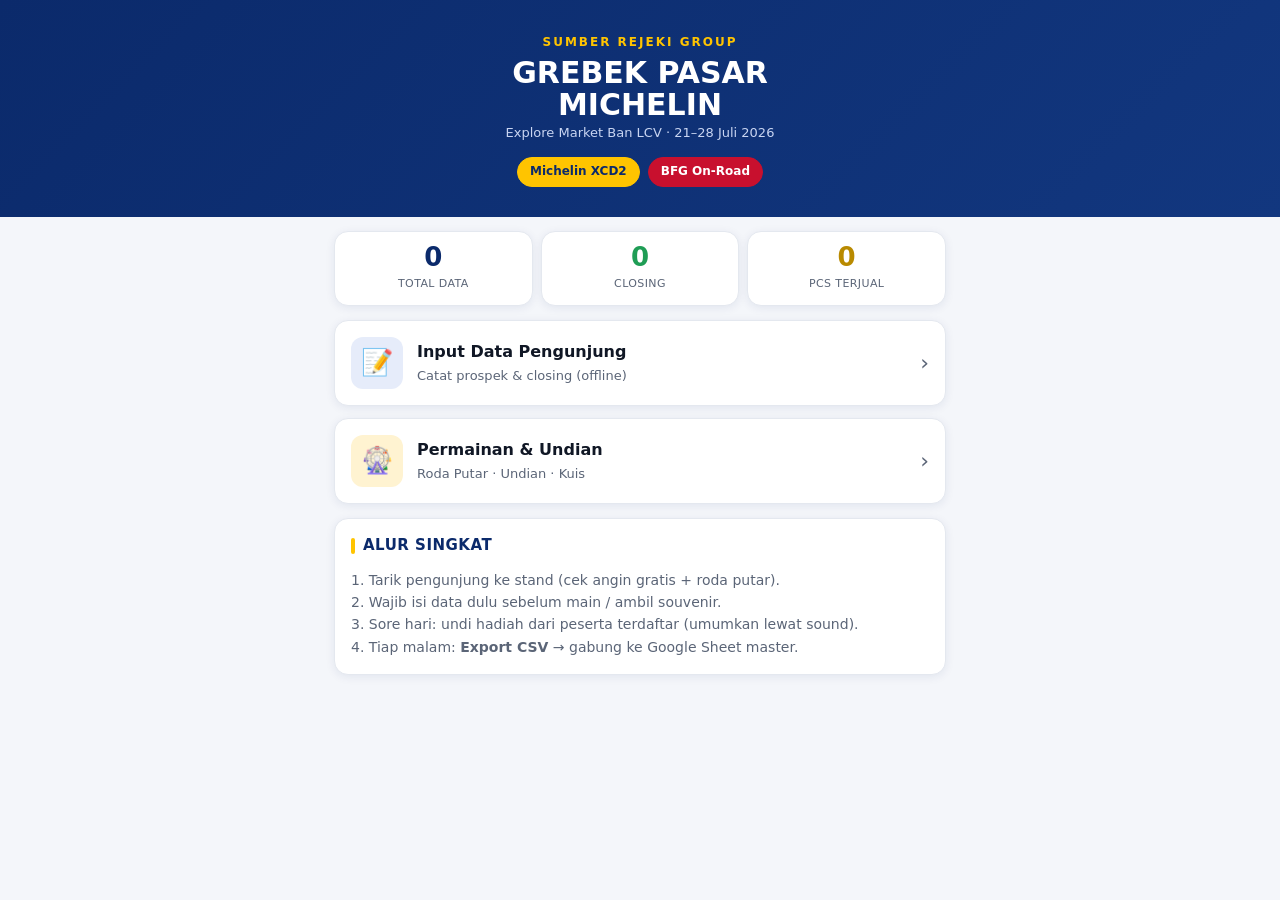
<file: index.html>
<!DOCTYPE html>
<html lang="id">
<head>
<meta charset="UTF-8">
<meta name="viewport" content="width=device-width, initial-scale=1.0, maximum-scale=1.0, user-scalable=no">
<title>Grebek Pasar Michelin — Menu</title>
<link rel="stylesheet" href="assets/style.css">
<style>
  .hero{background:linear-gradient(135deg,var(--blue),var(--blue-2));color:#fff;
    text-align:center;padding:34px 18px 30px}
  .hero .kicker{color:var(--gold);font-weight:800;letter-spacing:2px;font-size:12px;text-transform:uppercase}
  .hero h1{margin:6px 0 4px;font-size:30px;font-weight:800;line-height:1.05}
  .hero p{margin:0;color:#c9d5f2;font-size:13px}
  .hero .prods{display:flex;justify-content:center;gap:8px;margin-top:14px}
  .hero .pill{background:rgba(255,255,255,.12);border:1px solid rgba(255,255,255,.25);
    padding:5px 12px;border-radius:20px;font-size:12px;font-weight:700}
  .hero .pill.gold{background:var(--gold);color:var(--blue);border-color:var(--gold)}
  .hero .pill.red{background:var(--red);color:#fff;border-color:var(--red)}
  .menu{display:grid;gap:12px}
  .tile{display:flex;align-items:center;gap:14px;background:var(--card);border:1px solid var(--line);
    border-radius:var(--radius);padding:16px;box-shadow:var(--shadow);cursor:pointer;transition:.12s}
  .tile:active{transform:scale(.99)}
  .tile .ic{width:52px;height:52px;border-radius:12px;display:flex;align-items:center;justify-content:center;
    font-size:26px;flex-shrink:0}
  .tile .ic.blue{background:#e6ecfa}
  .tile .ic.gold{background:#fff3d1}
  .tile .tx b{display:block;font-size:16px;color:var(--ink)}
  .tile .tx span{font-size:13px;color:var(--muted)}
  .tile .arw{margin-left:auto;color:var(--muted);font-size:22px}
</style>
</head>
<body>
<div class="hero">
  <div class="kicker">Sumber Rejeki Group</div>
  <h1>GREBEK PASAR<br>MICHELIN</h1>
  <p>Explore Market Ban LCV · 21–28 Juli 2026</p>
  <div class="prods">
    <span class="pill gold">Michelin XCD2</span>
    <span class="pill red">BFG On-Road</span>
  </div>
</div>

<div class="wrap">
  <div class="tally">
    <div class="stat"><b id="tTotal">0</b><span>Total Data</span></div>
    <div class="stat green"><b id="tClose">0</b><span>Closing</span></div>
    <div class="stat gold"><b id="tPcs">0</b><span>Pcs Terjual</span></div>
  </div>

  <div class="menu">
    <a class="tile" href="data.html">
      <div class="ic blue">📝</div>
      <div class="tx"><b>Input Data Pengunjung</b><span>Catat prospek & closing (offline)</span></div>
      <div class="arw">›</div>
    </a>
    <a class="tile" href="games.html">
      <div class="ic gold">🎡</div>
      <div class="tx"><b>Permainan & Undian</b><span>Roda Putar · Undian · Kuis</span></div>
      <div class="arw">›</div>
    </a>
  </div>

  <div class="card" style="margin-top:14px">
    <h2>Alur Singkat</h2>
    <p style="margin:0;font-size:14px;color:var(--muted);line-height:1.6">
      1. Tarik pengunjung ke stand (cek angin gratis + roda putar).<br>
      2. Wajib isi data dulu sebelum main / ambil souvenir.<br>
      3. Sore hari: undi hadiah dari peserta terdaftar (umumkan lewat sound).<br>
      4. Tiap malam: <b>Export CSV</b> → gabung ke Google Sheet master.
    </p>
  </div>
</div>

<script>
(function(){
  var data=[];
  try{var v=localStorage.getItem("grebek_pasar_2026");if(v)data=JSON.parse(v);}catch(e){}
  var close=0,pcs=0;
  data.forEach(function(d){if(d.status==="Closing"){close++;pcs+=(d.pcs||0);}});
  document.getElementById("tTotal").textContent=data.length;
  document.getElementById("tClose").textContent=close;
  document.getElementById("tPcs").textContent=pcs;
})();
</script>
</body>
</html>
</file>
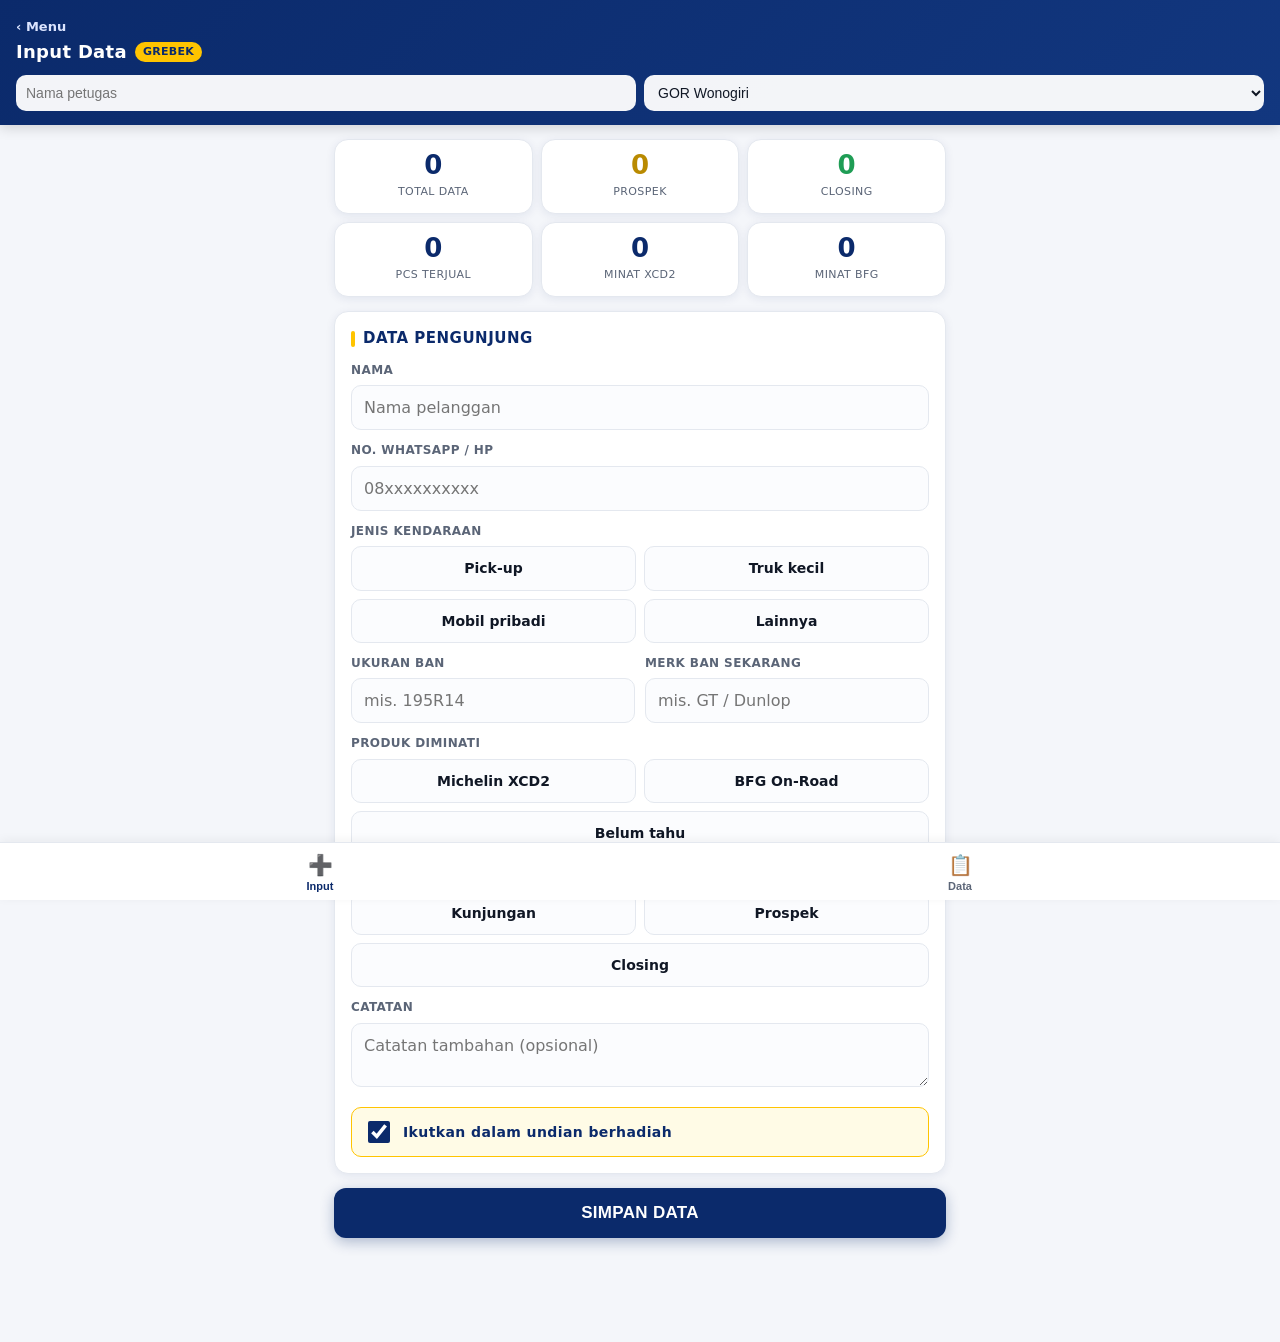
<file: data.html>
<!DOCTYPE html>
<html lang="id">
<head>
<meta charset="UTF-8">
<meta name="viewport" content="width=device-width, initial-scale=1.0, maximum-scale=1.0, user-scalable=no">
<title>Input Data — Grebek Pasar</title>
<link rel="stylesheet" href="assets/style.css">
</head>
<body class="pad-bottom">
<header class="app-header">
  <a class="back" href="index.html">‹ Menu</a>
  <div class="brand">Input Data <span class="tag">Grebek</span></div>
  <div class="setup">
    <input id="petugas" placeholder="Nama petugas" autocomplete="off">
    <select id="lokasi">
      <option value="GOR Wonogiri">GOR Wonogiri</option>
      <option value="Lokasi Lain">Lokasi Lain</option>
    </select>
  </div>
</header>

<div class="wrap">
  <div class="tally">
    <div class="stat"><b id="tTotal">0</b><span>Total Data</span></div>
    <div class="stat gold"><b id="tPros">0</b><span>Prospek</span></div>
    <div class="stat green"><b id="tClose">0</b><span>Closing</span></div>
    <div class="stat"><b id="tPcs">0</b><span>Pcs Terjual</span></div>
    <div class="stat"><b id="tXcd">0</b><span>Minat XCD2</span></div>
    <div class="stat"><b id="tBfg">0</b><span>Minat BFG</span></div>
  </div>

  <!-- INPUT -->
  <div id="pgInput">
    <div class="card">
      <h2>Data Pengunjung</h2>
      <label class="first">Nama</label>
      <input type="text" id="nama" placeholder="Nama pelanggan" autocomplete="off">

      <label>No. WhatsApp / HP</label>
      <input type="tel" id="wa" placeholder="08xxxxxxxxxx" inputmode="numeric">

      <label>Jenis Kendaraan</label>
      <div class="chips" data-group="kendaraan">
        <div class="chip" data-val="Pick-up">Pick-up</div>
        <div class="chip" data-val="Truk kecil">Truk kecil</div>
        <div class="chip" data-val="Mobil pribadi">Mobil pribadi</div>
        <div class="chip" data-val="Lainnya">Lainnya</div>
      </div>

      <div class="row">
        <div>
          <label>Ukuran Ban</label>
          <input type="text" id="ukuran" placeholder="mis. 195R14" autocomplete="off">
        </div>
        <div>
          <label>Merk Ban Sekarang</label>
          <input type="text" id="merk" placeholder="mis. GT / Dunlop" autocomplete="off">
        </div>
      </div>

      <label>Produk Diminati</label>
      <div class="chips" data-group="produk">
        <div class="chip" data-val="XCD2" data-color="gold">Michelin XCD2</div>
        <div class="chip" data-val="BFG On-Road" data-color="red">BFG On-Road</div>
        <div class="chip" data-val="Belum tahu" data-color="grey">Belum tahu</div>
      </div>

      <label>Status</label>
      <div class="chips" data-group="status">
        <div class="chip" data-val="Kunjungan" data-color="grey">Kunjungan</div>
        <div class="chip" data-val="Prospek" data-color="gold">Prospek</div>
        <div class="chip" data-val="Closing" data-color="green">Closing</div>
      </div>

      <div id="pcsWrap" class="hidden">
        <label>Jumlah Pcs Terjual</label>
        <input type="number" id="pcs" placeholder="0" inputmode="numeric" min="0">
      </div>

      <label>Catatan</label>
      <textarea id="catatan" placeholder="Catatan tambahan (opsional)"></textarea>

      <div class="undian-row">
        <input type="checkbox" id="undian" checked>
        <label for="undian">Ikutkan dalam undian berhadiah</label>
      </div>
    </div>
    <button class="btn btn-blue" id="saveBtn">SIMPAN DATA</button>
  </div>

  <!-- LIST -->
  <div id="pgList" class="hidden">
    <div class="warn" id="storeWarn"></div>
    <div class="card">
      <h2>Daftar Data (<span id="listCount">0</span>)</h2>
      <div id="syncStat"></div>
      <div id="listBody"></div>
    </div>
    <div class="btn-row">
      <button class="btn btn-blue btn-sm" id="syncBtn">☁ Sinkron ke Sheet</button>
      <button class="btn btn-ghost btn-sm" id="exportBtn">⬇ Export CSV</button>
    </div>
    <div class="btn-row">
      <button class="btn btn-ghost btn-sm" id="demoBtn">🧪 Isi Contoh</button>
      <button class="btn btn-ghost btn-sm" id="clearBtn">🗑 Reset</button>
    </div>
    <details style="margin-top:12px">
      <summary style="cursor:pointer;font-size:13px;font-weight:700;color:var(--muted)">⚙ Setelan Google Sheet (isi sekali)</summary>
      <label>URL Web App Apps Script</label>
      <input type="text" id="sheetUrl" placeholder="https://script.google.com/macros/s/AKfycbwOLpR_riHBFgfQJylSL55OEmi_fcDSnnNLr4DLZHsapY1j63pX4HdFMdmQYYRzp11x0Q/exec" value ="https://script.google.com/macros/s/AKfycbwOLpR_riHBFgfQJylSL55OEmi_fcDSnnNLr4DLZHsapY1j63pX4HdFMdmQYYRzp11x0Q/exec"  autocomplete="off">
      <button class="btn btn-ghost btn-sm" id="saveUrl" style="margin-top:8px">Simpan URL</button>
      <p style="font-size:12px;color:var(--muted);margin:8px 0 0;line-height:1.5">Cara buat URL ada di file <b>apps-script.gs</b> & README. Kosongkan jika hanya pakai CSV.</p>
    </details>
  </div>
</div>

<div class="nav">
  <button class="on" data-pg="pgInput"><span class="ic">➕</span>Input</button>
  <button data-pg="pgList"><span class="ic">📋</span>Data</button>
</div>

<style>
  .entry{display:flex;justify-content:space-between;align-items:flex-start;gap:10px;padding:11px 0;border-bottom:1px solid var(--line)}
  .entry:last-child{border-bottom:none}
  .entry .info{flex:1;min-width:0}
  .entry .nm{font-weight:700;font-size:15px}
  .entry .meta{font-size:12px;color:var(--muted);margin-top:2px}
  .badge{display:inline-block;font-size:10px;font-weight:800;padding:2px 7px;border-radius:20px;text-transform:uppercase;letter-spacing:.3px;margin-right:4px}
  .b-close{background:#e3f6ec;color:var(--green)}
  .b-pros{background:#fff3d1;color:#b98a00}
  .b-kunj{background:#eef1f6;color:var(--muted)}
  .b-xcd{background:#e6ecfa;color:var(--blue)}
  .b-bfg{background:#fbe3e7;color:var(--red)}
  .b-nosync{background:#ffe8cc;color:#b35900}
  .b-sync{background:#e3f6ec;color:var(--green)}
  .sync-info{font-size:12px;background:#eef1f6;border-radius:8px;padding:8px 10px;margin-bottom:10px;color:var(--muted)}
  .del{background:none;border:none;color:#c8102e;font-size:20px;cursor:pointer;padding:4px 8px}
  .empty{text-align:center;color:var(--muted);padding:24px 0;font-size:14px}
</style>

<div class="toast" id="toast">Tersimpan ✓</div>

<script>
(function(){
  var KEY="grebek_pasar_2026",WON="grebek_pasar_won";
  var storeOK=true,mem=[];
  function load(){try{var v=localStorage.getItem(KEY);return v?JSON.parse(v):[];}catch(e){storeOK=false;return mem;}}
  function save(v){try{localStorage.setItem(KEY,JSON.stringify(v));}catch(e){storeOK=false;mem=v;}}
  var data=load();if(!storeOK)mem=data;

  try{document.getElementById("petugas").value=localStorage.getItem("gp_petugas")||"";
    var lk=localStorage.getItem("gp_lokasi");if(lk)document.getElementById("lokasi").value=lk;}catch(e){}
  document.getElementById("petugas").addEventListener("input",function(){try{localStorage.setItem("gp_petugas",this.value);}catch(e){}});
  document.getElementById("lokasi").addEventListener("change",function(){try{localStorage.setItem("gp_lokasi",this.value);}catch(e){}});

  var sel={kendaraan:"",produk:"",status:""};
  document.querySelectorAll(".chips").forEach(function(group){
    var g=group.getAttribute("data-group");
    group.querySelectorAll(".chip").forEach(function(chip){
      chip.addEventListener("click",function(){
        var was=chip.classList.contains("on");
        group.querySelectorAll(".chip").forEach(function(c){c.classList.remove("on","gold","red","green","grey");});
        if(!was){chip.classList.add("on");var col=chip.getAttribute("data-color");if(col)chip.classList.add(col);sel[g]=chip.getAttribute("data-val");}
        else sel[g]="";
        if(g==="status")document.getElementById("pcsWrap").classList.toggle("hidden",sel.status!=="Closing");
      });
    });
  });

  document.querySelectorAll(".nav button").forEach(function(b){
    b.addEventListener("click",function(){
      document.querySelectorAll(".nav button").forEach(function(x){x.classList.remove("on");});
      b.classList.add("on");
      ["pgInput","pgList"].forEach(function(p){document.getElementById(p).classList.add("hidden");});
      document.getElementById(b.getAttribute("data-pg")).classList.remove("hidden");
      if(b.getAttribute("data-pg")==="pgList")renderList();
    });
  });

  var toastEl=document.getElementById("toast"),tTimer;
  function toast(m,c){toastEl.textContent=m;toastEl.style.background=c||"var(--green)";toastEl.classList.add("show");clearTimeout(tTimer);tTimer=setTimeout(function(){toastEl.classList.remove("show");},1800);}

  document.getElementById("saveBtn").addEventListener("click",function(){
    var nama=document.getElementById("nama").value.trim();
    if(!nama){toast("Nama wajib diisi","#c8102e");return;}
    data.push({id:Date.now(),
      tgl:new Date().toLocaleString("id-ID",{day:"2-digit",month:"2-digit",year:"numeric",hour:"2-digit",minute:"2-digit"}),
      petugas:document.getElementById("petugas").value.trim(),lokasi:document.getElementById("lokasi").value,
      nama:nama,wa:document.getElementById("wa").value.trim(),kendaraan:sel.kendaraan,
      ukuran:document.getElementById("ukuran").value.trim(),merk:document.getElementById("merk").value.trim(),
      produk:sel.produk,status:sel.status||"Kunjungan",
      pcs:sel.status==="Closing"?(parseInt(document.getElementById("pcs").value)||0):0,
      catatan:document.getElementById("catatan").value.trim(),undian:document.getElementById("undian").checked,synced:false});
    save(data);updateTally();resetForm();toast("Data tersimpan ✓");
    var last=data[data.length-1];
    pushRows([last]).then(function(r){if(r.ok){last.synced=true;save(data);}});
  });

  function resetForm(){
    ["nama","wa","ukuran","merk","pcs","catatan"].forEach(function(id){document.getElementById(id).value="";});
    document.getElementById("undian").checked=true;
    document.getElementById("pcsWrap").classList.add("hidden");
    document.querySelectorAll(".chip").forEach(function(c){c.classList.remove("on","gold","red","green","grey");});
    sel={kendaraan:"",produk:"",status:""};document.getElementById("nama").focus();
  }

  function updateTally(){
    var pros=0,close=0,pcs=0,xcd=0,bfg=0;
    data.forEach(function(d){if(d.status==="Prospek")pros++;if(d.status==="Closing"){close++;pcs+=d.pcs;}if(d.produk==="XCD2")xcd++;if(d.produk==="BFG On-Road")bfg++;});
    document.getElementById("tTotal").textContent=data.length;
    document.getElementById("tPros").textContent=pros;
    document.getElementById("tClose").textContent=close;
    document.getElementById("tPcs").textContent=pcs;
    document.getElementById("tXcd").textContent=xcd;
    document.getElementById("tBfg").textContent=bfg;
  }

  function esc(s){return(s||"").replace(/[<>&"]/g,function(c){return{"<":"&lt;",">":"&gt;","&":"&amp;",'"':"&quot;"}[c];});}
  function renderList(){
    var w=document.getElementById("storeWarn");
    if(!storeOK){w.style.display="block";w.innerHTML="⚠ Penyimpanan permanen tidak aktif. <b>Buka lewat GitHub Pages atau download & buka langsung di browser</b> agar data aman.";}
    else w.style.display="none";
    document.getElementById("listCount").textContent=data.length;
    renderSyncStat();
    var body=document.getElementById("listBody");
    if(!data.length){body.innerHTML='<div class="empty">Belum ada data. Klik "Isi Contoh" untuk melihat tampilan.</div>';return;}
    body.innerHTML="";
    data.slice().reverse().forEach(function(d){
      var stB=d.status==="Closing"?"b-close":d.status==="Prospek"?"b-pros":"b-kunj";
      var prB=d.produk==="XCD2"?"b-xcd":d.produk==="BFG On-Road"?"b-bfg":"";
      var el=document.createElement("div");el.className="entry";
      el.innerHTML='<div class="info"><div class="nm">'+esc(d.nama)+(d.wa?' <span style="font-weight:400;color:var(--muted);font-size:13px">· '+esc(d.wa)+'</span>':'')+'</div>'+
        '<div style="margin:4px 0"><span class="badge '+stB+'">'+d.status+'</span>'+(d.produk?'<span class="badge '+prB+'">'+d.produk+'</span>':'')+(d.pcs?'<span class="badge b-close">'+d.pcs+' pcs</span>':'')+(d.synced?'<span class="badge b-sync">✓ sheet</span>':'<span class="badge b-nosync">belum sync</span>')+'</div>'+
        '<div class="meta">'+[d.kendaraan,d.ukuran,d.merk].filter(Boolean).join(" · ")+' — '+esc(d.petugas||"?")+' · '+d.tgl+'</div></div>'+
        '<button class="del" data-id="'+d.id+'">✕</button>';
      body.appendChild(el);
    });
    body.querySelectorAll(".del").forEach(function(b){
      b.addEventListener("click",function(){
        if(!confirm("Hapus data ini?"))return;
        var id=parseInt(b.getAttribute("data-id"));
        data=data.filter(function(x){return x.id!==id;});save(data);updateTally();renderList();
      });
    });
  }

  document.getElementById("exportBtn").addEventListener("click",function(){
    if(!data.length){toast("Belum ada data","#c8102e");return;}
    var head=["Tanggal","Petugas","Lokasi","Nama","WA","Kendaraan","Ukuran","Merk Lama","Produk Minat","Status","Pcs","Ikut Undian","Catatan"];
    var rows=data.map(function(d){return[d.tgl,d.petugas,d.lokasi,d.nama,d.wa,d.kendaraan,d.ukuran,d.merk,d.produk,d.status,d.pcs,d.undian?"Ya":"Tidak",d.catatan];});
    var csv=[head].concat(rows).map(function(r){return r.map(function(c){return '"'+String(c==null?"":c).replace(/"/g,'""')+'"';}).join(",");}).join("\r\n");
    var blob=new Blob(["\ufeff"+csv],{type:"text/csv;charset=utf-8;"});
    var a=document.createElement("a");a.href=URL.createObjectURL(blob);
    a.download="Data_GrebekPasar_"+new Date().toISOString().slice(0,10)+".csv";
    document.body.appendChild(a);a.click();document.body.removeChild(a);toast("CSV terunduh ✓");
  });

  document.getElementById("demoBtn").addEventListener("click",function(){
    var demo=[
      {nama:"Pak Suyatno",wa:"081334567890",kendaraan:"Pick-up",ukuran:"195R14",merk:"GT Savero",produk:"XCD2",status:"Closing",pcs:4,catatan:"Angkut sayur Cepogo, minta pasang di tempat",undian:true},
      {nama:"Bu Marni",wa:"082145678901",kendaraan:"Pick-up",ukuran:"185R14",merk:"Dunlop",produk:"XCD2",status:"Prospek",pcs:0,catatan:"Bandingkan harga dulu, WA follow up",undian:true},
      {nama:"Pak Joko",wa:"085612345678",kendaraan:"Truk kecil",ukuran:"750R16",merk:"Bridgestone",produk:"XCD2",status:"Prospek",pcs:0,catatan:"Armada 3 unit",undian:true},
      {nama:"Mas Rifai",wa:"087822334455",kendaraan:"Mobil pribadi",ukuran:"185/65R15",merk:"Accelera",produk:"BFG On-Road",status:"Closing",pcs:2,catatan:"Avanza, ganti 2 depan",undian:true},
      {nama:"Pak Hendra",wa:"",kendaraan:"Mobil pribadi",ukuran:"195/60R15",merk:"Michelin lama",produk:"BFG On-Road",status:"Kunjungan",pcs:0,catatan:"Sekadar tanya-tanya",undian:false},
      {nama:"Bu Sari",wa:"081298765432",kendaraan:"Pick-up",ukuran:"195R14",merk:"Forceum",produk:"XCD2",status:"Closing",pcs:4,catatan:"Pengepul hasil bumi",undian:true}
    ];
    var lok=document.getElementById("lokasi").value,ptg=document.getElementById("petugas").value.trim()||"Demo";
    var base=Date.now();
    demo.forEach(function(d,i){d.id=base+i;d.lokasi=lok;d.petugas=ptg;d.synced=false;
      d.tgl=new Date().toLocaleString("id-ID",{day:"2-digit",month:"2-digit",year:"numeric",hour:"2-digit",minute:"2-digit"});
      data.push(d);});
    save(data);updateTally();renderList();toast("6 contoh data ditambahkan ✓");
  });

  document.getElementById("clearBtn").addEventListener("click",function(){
    if(!confirm("Hapus SEMUA data? (Export dulu jika perlu)"))return;
    if(!confirm("Tidak bisa dikembalikan. Lanjut?"))return;
    data=[];save(data);try{localStorage.setItem(WON,"[]");}catch(e){}
    updateTally();renderList();toast("Semua data dihapus","#c8102e");
  });

  /* ===== SINKRON GOOGLE SHEET ===== */
  var URLKEY="gp_sheet_url";
  function getUrl(){try{return localStorage.getItem(URLKEY)||"";}catch(e){return "";}}
  var urlInput=document.getElementById("sheetUrl");
  urlInput.value=getUrl();
  document.getElementById("saveUrl").addEventListener("click",function(){
    var u=urlInput.value.trim();
    if(u&&!/^https:\/\/script\.google\.com\/macros\/s\//.test(u)){toast("URL harus dari script.google.com","#c8102e");return;}
    try{localStorage.setItem(URLKEY,u);}catch(e){}
    toast(u?"URL tersimpan ✓":"URL dikosongkan");renderSyncStat();
  });

  // kirim daftar entri ke Sheet. resolve {ok:true} jika terkirim, {ok:false} jika gagal/offline/tanpa URL
  function pushRows(rows){
    var url=getUrl();
    if(!url||!rows.length)return Promise.resolve({ok:false,reason:"no-url"});
    return fetch(url,{method:"POST",mode:"no-cors",headers:{"Content-Type":"text/plain;charset=utf-8"},
      body:JSON.stringify({rows:rows})})
      .then(function(){return {ok:true};})
      .catch(function(){return {ok:false,reason:"net"};});
  }

  function renderSyncStat(){
    var el=document.getElementById("syncStat");if(!el)return;
    var unsent=data.filter(function(d){return !d.synced;}).length;
    if(!getUrl()){el.innerHTML='<div class="sync-info">☁ Sinkron Sheet belum diatur. Data aman tersimpan di HP — pakai Export CSV, atau atur URL di setelan bawah.</div>';return;}
    if(unsent===0){el.innerHTML='<div class="sync-info" style="background:#e3f6ec;color:#0f7a3d">✓ Semua data sudah masuk Google Sheet.</div>';}
    else{el.innerHTML='<div class="sync-info" style="background:#ffe8cc;color:#b35900"><b>'+unsent+'</b> data belum masuk Sheet. Tekan "Sinkron ke Sheet" saat ada sinyal.</div>';}
  }

  document.getElementById("syncBtn").addEventListener("click",function(){
    if(!getUrl()){toast("Atur URL Sheet dulu (setelan bawah)","#c8102e");return;}
    var pending=data.filter(function(d){return !d.synced;});
    if(!pending.length){toast("Semua sudah tersinkron ✓");return;}
    var btn=this;btn.textContent="⏳ Mengirim…";btn.disabled=true;
    pushRows(pending).then(function(r){
      btn.disabled=false;btn.textContent="☁ Sinkron ke Sheet";
      if(r.ok){pending.forEach(function(d){d.synced=true;});save(data);renderList();toast(pending.length+" data terkirim ke Sheet ✓");}
      else{toast("Gagal kirim — cek internet/URL","#c8102e");}
    });
  });

  updateTally();
})();
</script>
</body>
</html>
</file>
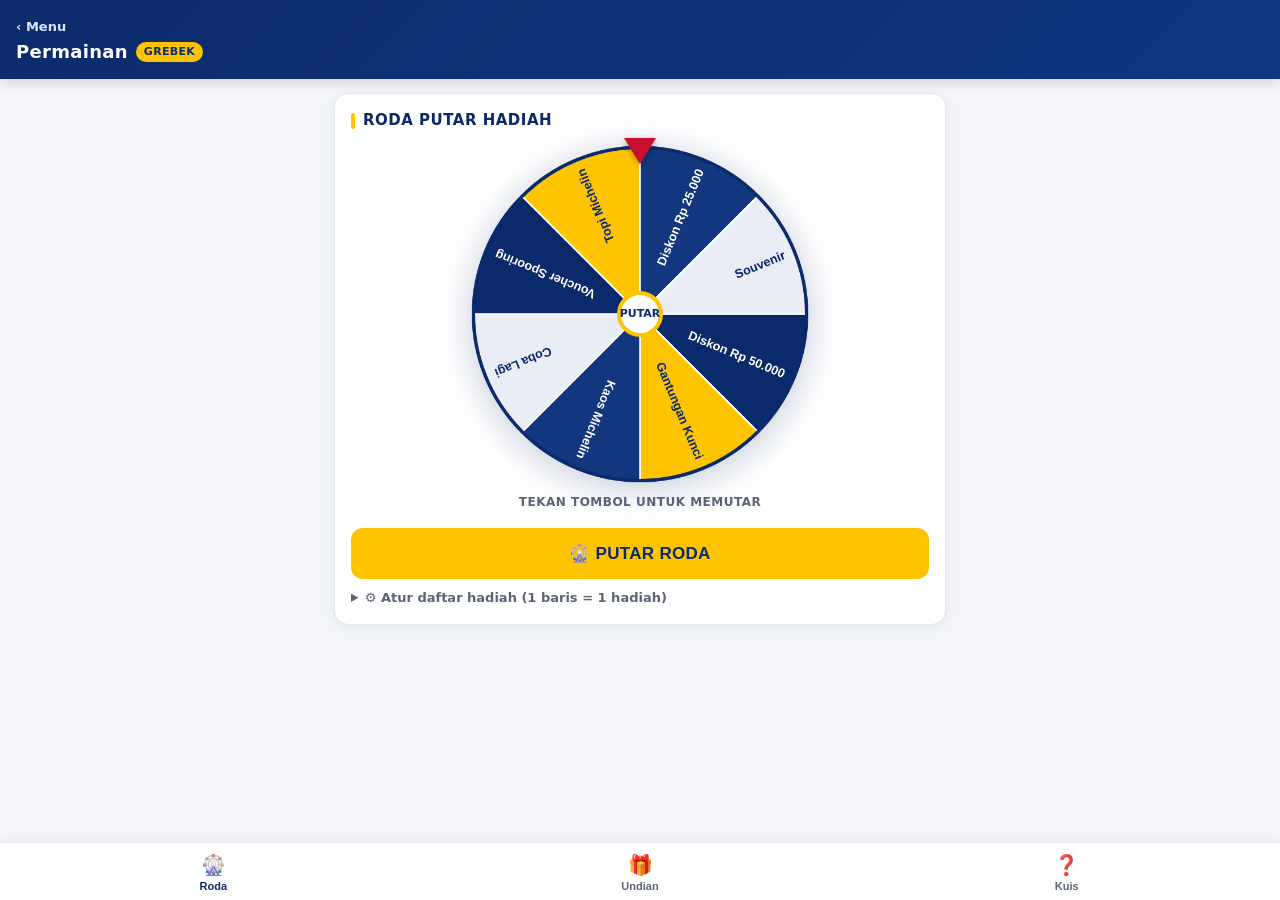
<file: games.html>
<!DOCTYPE html>
<html lang="id">
<head>
<meta charset="UTF-8">
<meta name="viewport" content="width=device-width, initial-scale=1.0, maximum-scale=1.0, user-scalable=no">
<title>Permainan — Grebek Pasar</title>
<link rel="stylesheet" href="assets/style.css">
<style>
  .wheel-wrap{position:relative;width:min(88vw,340px);margin:8px auto 4px}
  canvas#wheel{width:100%;height:auto;display:block;filter:drop-shadow(0 6px 18px rgba(11,42,107,.25))}
  .pointer{position:absolute;top:-6px;left:50%;transform:translateX(-50%);
    width:0;height:0;border-left:16px solid transparent;border-right:16px solid transparent;
    border-top:26px solid var(--red);z-index:5;filter:drop-shadow(0 2px 3px rgba(0,0,0,.3))}
  .hub{position:absolute;top:50%;left:50%;transform:translate(-50%,-50%);width:46px;height:46px;
    background:#fff;border:4px solid var(--gold);border-radius:50%;display:flex;align-items:center;
    justify-content:center;font-weight:800;color:var(--blue);font-size:11px;z-index:4}
  .result{text-align:center;font-size:22px;font-weight:800;color:var(--blue);min-height:30px;margin:10px 0 4px}
  .result small{display:block;font-size:12px;color:var(--muted);font-weight:600;text-transform:uppercase;letter-spacing:.5px}
  .draw-box{text-align:center;padding:22px;background:linear-gradient(135deg,#fffef7,#fff6d6);
    border-radius:12px;border:2px dashed var(--gold)}
  .draw-name{font-size:30px;font-weight:800;color:var(--blue);min-height:40px;margin:8px 0}
  .draw-sub{font-size:12px;color:var(--muted)}
  .winner{display:flex;align-items:center;gap:8px;padding:9px 0;border-bottom:1px solid var(--line);font-weight:700}
  .winner:last-child{border-bottom:none}
  details{margin-top:10px}
  summary{cursor:pointer;font-size:13px;font-weight:700;color:var(--muted)}
  details textarea{margin-top:8px;min-height:120px}

  /* quiz */
  .q-num{font-size:12px;font-weight:800;color:var(--gold);letter-spacing:1px;text-transform:uppercase}
  .q-text{font-size:18px;font-weight:700;margin:6px 0 14px;line-height:1.35}
  .opt{display:block;width:100%;text-align:left;padding:13px 14px;border:1.5px solid var(--line);
    border-radius:11px;background:#fbfcfe;font-size:15px;font-weight:600;margin-bottom:9px;cursor:pointer;transition:.12s}
  .opt.correct{background:#e3f6ec;border-color:var(--green);color:var(--green)}
  .opt.wrong{background:#fbe3e7;border-color:var(--red);color:var(--red)}
  .opt:disabled{cursor:default}
  .q-progress{height:6px;background:var(--line);border-radius:3px;overflow:hidden;margin-bottom:14px}
  .q-progress div{height:100%;background:var(--gold);width:0;transition:.3s}
  .score{text-align:center}
  .score .big{font-size:44px;font-weight:800;color:var(--blue)}

  /* confetti */
  .conf{position:fixed;top:-10px;width:10px;height:14px;z-index:60;pointer-events:none;border-radius:2px}
</style>
</head>
<body class="pad-bottom">
<header class="app-header">
  <a class="back" href="index.html">‹ Menu</a>
  <div class="brand">Permainan <span class="tag">Grebek</span></div>
</header>

<div class="wrap">
  <!-- RODA PUTAR -->
  <div id="pgWheel">
    <div class="card">
      <h2>Roda Putar Hadiah</h2>
      <div class="wheel-wrap">
        <div class="pointer"></div>
        <canvas id="wheel" width="600" height="600"></canvas>
        <div class="hub">PUTAR</div>
      </div>
      <div class="result" id="wheelResult"><small>Tekan tombol untuk memutar</small></div>
      <button class="btn btn-gold" id="spinBtn">🎡 PUTAR RODA</button>
      <details>
        <summary>⚙ Atur daftar hadiah (1 baris = 1 hadiah)</summary>
        <textarea id="prizeEdit"></textarea>
        <button class="btn btn-ghost btn-sm" id="savePrize" style="margin-top:8px">Simpan Hadiah</button>
      </details>
    </div>
  </div>

  <!-- UNDIAN -->
  <div id="pgDraw" class="hidden">
    <div class="card">
      <h2>Undian Nama Terdaftar</h2>
      <div class="draw-box">
        <div class="draw-sub">Peserta: <b id="drawCount">0</b> orang</div>
        <div class="draw-name" id="drawName">—</div>
        <div class="draw-sub" id="drawWa"></div>
      </div>
      <div class="btn-row">
        <button class="btn btn-gold btn-sm" id="drawBtn">🎁 UNDI</button>
        <button class="btn btn-ghost btn-sm" id="resetWin">Reset</button>
      </div>
      <div id="winnerList" style="margin-top:12px"></div>
      <details>
        <summary>⚙ Peserta kosong? Tempel nama manual (1 baris = 1 nama)</summary>
        <textarea id="manualNames" placeholder="Pak Suyatno&#10;Bu Marni&#10;Pak Joko"></textarea>
        <button class="btn btn-ghost btn-sm" id="useManual" style="margin-top:8px">Pakai Daftar Ini</button>
      </details>
    </div>
  </div>

  <!-- KUIS -->
  <div id="pgQuiz" class="hidden">
    <div class="card">
      <h2>Kuis Ban Berhadiah</h2>
      <div id="quizArea">
        <div class="q-progress"><div id="qBar"></div></div>
        <div class="q-num" id="qNum">Soal 1</div>
        <div class="q-text" id="qText"></div>
        <div id="qOpts"></div>
      </div>
      <div id="quizEnd" class="hidden score">
        <div class="q-num">Skor Kamu</div>
        <div class="big"><span id="qScore">0</span>/5</div>
        <p id="qMsg" style="color:var(--muted);font-size:14px"></p>
        <button class="btn btn-gold btn-sm" id="quizRetry">Main Lagi</button>
      </div>
    </div>
  </div>
</div>

<div class="nav">
  <button class="on" data-pg="pgWheel"><span class="ic">🎡</span>Roda</button>
  <button data-pg="pgDraw"><span class="ic">🎁</span>Undian</button>
  <button data-pg="pgQuiz"><span class="ic">❓</span>Kuis</button>
</div>

<div class="toast" id="toast">✓</div>

<script>
(function(){
  var toastEl=document.getElementById("toast"),tt;
  function toast(m,c){toastEl.textContent=m;toastEl.style.background=c||"var(--green)";toastEl.classList.add("show");clearTimeout(tt);tt=setTimeout(function(){toastEl.classList.remove("show");},1600);}

  /* nav */
  document.querySelectorAll(".nav button").forEach(function(b){
    b.addEventListener("click",function(){
      document.querySelectorAll(".nav button").forEach(function(x){x.classList.remove("on");});
      b.classList.add("on");
      ["pgWheel","pgDraw","pgQuiz"].forEach(function(p){document.getElementById(p).classList.add("hidden");});
      document.getElementById(b.getAttribute("data-pg")).classList.remove("hidden");
      if(b.getAttribute("data-pg")==="pgDraw")refreshDraw();
    });
  });

  /* ===== CONFETTI ===== */
  function confetti(){
    var colors=["#0b2a6b","#ffc400","#c8102e","#1f9d55","#12377f"];
    for(var i=0;i<70;i++){
      (function(){
        var d=document.createElement("div");d.className="conf";
        d.style.left=Math.random()*100+"vw";
        d.style.background=colors[Math.floor(Math.random()*colors.length)];
        d.style.transform="rotate("+Math.random()*360+"deg)";
        document.body.appendChild(d);
        var dur=1800+Math.random()*1400,drift=(Math.random()-.5)*160;
        d.animate([{transform:"translate(0,0) rotate(0)",opacity:1},
          {transform:"translate("+drift+"px,110vh) rotate("+(720+Math.random()*360)+"deg)",opacity:.9}],
          {duration:dur,easing:"cubic-bezier(.2,.6,.4,1)"}).onfinish=function(){d.remove();};
      })();
    }
  }

  /* ===== RODA PUTAR ===== */
  var PKEY="grebek_prizes";
  var defaultPrizes=["Diskon Rp 50.000","Gantungan Kunci","Kaos Michelin","Coba Lagi","Voucher Spooring","Topi Michelin","Diskon Rp 25.000","Souvenir"];
  var prizes=defaultPrizes.slice();
  try{var p=localStorage.getItem(PKEY);if(p)prizes=JSON.parse(p);}catch(e){}
  document.getElementById("prizeEdit").value=prizes.join("\n");

  var cv=document.getElementById("wheel"),ctx=cv.getContext("2d");
  var R=cv.width/2, rot=0, spinning=false;
  var palette=["#0b2a6b","#ffc400","#12377f","#e9edf6","#0b2a6b","#ffc400","#12377f","#e9edf6"];

  function draw(){
    var n=prizes.length,seg=2*Math.PI/n;
    ctx.clearRect(0,0,cv.width,cv.height);
    for(var i=0;i<n;i++){
      var a0=i*seg+rot,a1=a0+seg;
      ctx.beginPath();ctx.moveTo(R,R);ctx.arc(R,R,R-6,a0,a1);ctx.closePath();
      ctx.fillStyle=palette[i%palette.length];ctx.fill();
      ctx.strokeStyle="#fff";ctx.lineWidth=3;ctx.stroke();
      /* label */
      ctx.save();ctx.translate(R,R);ctx.rotate(a0+seg/2);
      var light=ctx.fillStyle==="#ffc400"||ctx.fillStyle==="#e9edf6";
      ctx.fillStyle=light?"#0b2a6b":"#fff";
      ctx.textAlign="right";ctx.font="bold 22px sans-serif";
      var t=prizes[i];if(t.length>16)t=t.slice(0,15)+"…";
      ctx.fillText(t,R-24,8);ctx.restore();
    }
    ctx.beginPath();ctx.arc(R,R,R-6,0,2*Math.PI);ctx.strokeStyle="#0b2a6b";ctx.lineWidth=6;ctx.stroke();
  }
  draw();

  function spin(){
    if(spinning||!prizes.length)return;spinning=true;
    document.getElementById("wheelResult").innerHTML="<small>Memutar…</small>";
    var n=prizes.length,seg=2*Math.PI/n;
    var target=rot+ (6+Math.random()*4)*2*Math.PI + Math.random()*2*Math.PI;
    var start=rot,dur=4200+Math.random()*600,t0=null;
    function ease(t){return 1-Math.pow(1-t,3);}
    function step(ts){
      if(!t0)t0=ts;var p=Math.min((ts-t0)/dur,1);
      rot=start+(target-start)*ease(p);draw();
      if(p<1)requestAnimationFrame(step);
      else{
        spinning=false;
        var norm=((rot%(2*Math.PI))+2*Math.PI)%(2*Math.PI);
        var a=((1.5*Math.PI-norm)%(2*Math.PI)+2*Math.PI)%(2*Math.PI);
        var idx=Math.floor(a/seg)%n;
        var prize=prizes[idx];
        document.getElementById("wheelResult").innerHTML="<small>Selamat, dapat</small>"+prize;
        if(!/coba lagi/i.test(prize))confetti();
      }
    }
    requestAnimationFrame(step);
  }
  document.getElementById("spinBtn").addEventListener("click",spin);
  document.querySelector(".hub").addEventListener("click",spin);
  document.getElementById("savePrize").addEventListener("click",function(){
    var arr=document.getElementById("prizeEdit").value.split("\n").map(function(s){return s.trim();}).filter(Boolean);
    if(arr.length<2){toast("Minimal 2 hadiah","#c8102e");return;}
    prizes=arr;try{localStorage.setItem(PKEY,JSON.stringify(prizes));}catch(e){}
    draw();toast("Hadiah tersimpan ✓");
  });

  /* ===== UNDIAN ===== */
  var WON="grebek_pasar_won",manualList=null;
  function getPool(){
    if(manualList)return manualList.map(function(nm,i){return{id:"m"+i,nama:nm,wa:"",lokasi:"Manual"};});
    var data=[];try{var v=localStorage.getItem("grebek_pasar_2026");if(v)data=JSON.parse(v);}catch(e){}
    return data.filter(function(d){return d.undian;});
  }
  function getWon(){try{var v=localStorage.getItem(WON);return v?JSON.parse(v):[];}catch(e){return [];}}
  function setWon(v){try{localStorage.setItem(WON,JSON.stringify(v));}catch(e){}}
  function refreshDraw(){
    var pool=getPool(),won=getWon();
    var remain=pool.filter(function(d){return won.indexOf(d.id)<0;});
    document.getElementById("drawCount").textContent=remain.length;
    var wl=document.getElementById("winnerList");
    var winners=pool.filter(function(d){return won.indexOf(d.id)>=0;});
    if(!winners.length){wl.innerHTML="";return;}
    wl.innerHTML='<label class="first">Pemenang</label>';
    winners.forEach(function(d){wl.innerHTML+='<div class="winner">🏆 '+esc(d.nama)+' <span style="font-weight:400;color:var(--muted);font-size:13px">'+esc(d.wa||"")+'</span></div>';});
  }
  function esc(s){return(s||"").replace(/[<>&"]/g,function(c){return{"<":"&lt;",">":"&gt;","&":"&amp;",'"':"&quot;"}[c];});}
  document.getElementById("drawBtn").addEventListener("click",function(){
    var pool=getPool(),won=getWon();
    var remain=pool.filter(function(d){return won.indexOf(d.id)<0;});
    if(!remain.length){toast("Tidak ada peserta","#c8102e");return;}
    var nameEl=document.getElementById("drawName"),waEl=document.getElementById("drawWa"),s=0,max=20;
    var iv=setInterval(function(){
      var r=remain[Math.floor(Math.random()*remain.length)];nameEl.textContent=r.nama;waEl.textContent="";s++;
      if(s>=max){clearInterval(iv);
        var w=remain[Math.floor(Math.random()*remain.length)];
        nameEl.textContent="🎉 "+w.nama;waEl.textContent=(w.wa||"")+" · "+(w.lokasi||"");
        won.push(w.id);setWon(won);refreshDraw();confetti();
      }
    },70);
  });
  document.getElementById("resetWin").addEventListener("click",function(){
    if(!confirm("Reset daftar pemenang?"))return;setWon([]);refreshDraw();
    document.getElementById("drawName").textContent="—";document.getElementById("drawWa").textContent="";
  });
  document.getElementById("useManual").addEventListener("click",function(){
    var arr=document.getElementById("manualNames").value.split("\n").map(function(s){return s.trim();}).filter(Boolean);
    if(!arr.length){toast("Isi nama dulu","#c8102e");return;}
    manualList=arr;setWon([]);refreshDraw();toast(arr.length+" nama dipakai ✓");
  });

  /* ===== KUIS ===== */
  var quiz=[
    {q:"Michelin XCD2 dirancang untuk kendaraan jenis apa?",o:["Motor sport","Pick-up / truk kecil (LCV)","Sepeda","Bus tingkat"],a:1},
    {q:"Apa keunggulan utama ban untuk kendaraan muatan?",o:["Warna mengkilap","Daya tahan & efisiensi cost-per-km","Suara mesin","Bentuk pelek"],a:1},
    {q:"Tekanan angin ban yang benar membuat…",o:["Boros BBM","Ban cepat botak","Ban awet & irit BBM","Setir berat"],a:2},
    {q:"BFGoodrich (BFG) On-Road cocok untuk?",o:["Balap F1","Pemakaian harian di jalan aspal","Perahu","Pesawat"],a:1},
    {q:"Kapan sebaiknya ban diganti?",o:["Saat warna pudar","Saat kembangan sudah tipis / aus","Setiap minggu","Tidak pernah"],a:1}
  ];
  var qi=0,qScore=0;
  function loadQ(){
    document.getElementById("quizArea").classList.remove("hidden");
    document.getElementById("quizEnd").classList.add("hidden");
    var item=quiz[qi];
    document.getElementById("qNum").textContent="Soal "+(qi+1)+" / "+quiz.length;
    document.getElementById("qText").textContent=item.q;
    document.getElementById("qBar").style.width=((qi)/quiz.length*100)+"%";
    var box=document.getElementById("qOpts");box.innerHTML="";
    item.o.forEach(function(opt,i){
      var b=document.createElement("button");b.className="opt";b.textContent=opt;
      b.addEventListener("click",function(){
        var all=box.querySelectorAll(".opt");all.forEach(function(x){x.disabled=true;});
        if(i===item.a){b.classList.add("correct");qScore++;}
        else{b.classList.add("wrong");all[item.a].classList.add("correct");}
        setTimeout(function(){qi++;if(qi<quiz.length)loadQ();else endQuiz();},900);
      });
      box.appendChild(b);
    });
  }
  function endQuiz(){
    document.getElementById("quizArea").classList.add("hidden");
    document.getElementById("quizEnd").classList.remove("hidden");
    document.getElementById("qScore").textContent=qScore;
    var msg=qScore>=4?"Hebat! Layak dapat hadiah 🎁":qScore>=2?"Lumayan! Coba lagi ya":"Belajar dulu di stand Michelin 😄";
    document.getElementById("qMsg").textContent=msg;
    if(qScore>=4)confetti();
  }
  document.getElementById("quizRetry").addEventListener("click",function(){qi=0;qScore=0;loadQ();});
  loadQ();
})();
</script>
</body>
</html>
</file>
<file: assets/style.css>
/* ===== Grebek Pasar Michelin — shared style ===== */
:root{
  --blue:#0b2a6b;        /* Michelin blue */
  --blue-2:#12377f;
  --gold:#ffc400;        /* Michelin yellow */
  --red:#c8102e;         /* BFG red */
  --ink:#101725;
  --muted:#5b6577;
  --line:#e4e8ef;
  --bg:#f4f6fa;
  --card:#ffffff;
  --green:#1f9d55;
  --shadow:0 2px 10px rgba(11,42,107,.08);
  --radius:14px;
}
*{box-sizing:border-box;-webkit-tap-highlight-color:transparent}
html,body{margin:0;padding:0}
body{
  font-family:-apple-system,"Segoe UI",Roboto,system-ui,Arial,sans-serif;
  background:var(--bg);color:var(--ink);font-size:16px;line-height:1.45;
}
a{color:var(--blue);text-decoration:none}

/* header */
.app-header{
  background:linear-gradient(135deg,var(--blue),var(--blue-2));
  color:#fff;padding:14px 16px;position:sticky;top:0;z-index:20;
  box-shadow:0 3px 12px rgba(0,0,0,.15);
}
.brand{display:flex;align-items:center;gap:8px;font-weight:800;letter-spacing:.3px;font-size:18px}
.brand .tag{background:var(--gold);color:var(--blue);font-size:11px;font-weight:800;
  padding:2px 8px;border-radius:20px;text-transform:uppercase}
.app-header .setup{display:flex;gap:8px;margin-top:10px}
.app-header input,.app-header select{
  flex:1;min-width:0;padding:9px 10px;border-radius:10px;border:none;font-size:14px;
  background:rgba(255,255,255,.95);color:var(--ink)
}
.back{color:#dbe4ff;font-size:13px;font-weight:600;display:inline-block;margin-bottom:2px}

.wrap{max-width:640px;margin:0 auto;padding:14px}

/* cards */
.card{background:var(--card);border-radius:var(--radius);padding:16px;box-shadow:var(--shadow);
  border:1px solid var(--line);margin-bottom:14px}
.card h2{margin:0 0 12px;font-size:15px;text-transform:uppercase;letter-spacing:.5px;color:var(--blue);
  display:flex;align-items:center;gap:8px}
.card h2::before{content:"";width:4px;height:16px;background:var(--gold);border-radius:2px}

/* tally */
.tally{display:grid;grid-template-columns:repeat(3,1fr);gap:8px;margin-bottom:14px}
.stat{background:var(--card);border-radius:var(--radius);padding:12px 10px;text-align:center;
  box-shadow:var(--shadow);border:1px solid var(--line)}
.stat b{display:block;font-size:26px;line-height:1;color:var(--blue);font-weight:800}
.stat span{font-size:11px;color:var(--muted);text-transform:uppercase;letter-spacing:.4px}
.stat.gold b{color:#b98a00}
.stat.green b{color:var(--green)}

/* form */
label{display:block;font-size:12px;font-weight:700;color:var(--muted);
  text-transform:uppercase;letter-spacing:.4px;margin:12px 0 6px}
label.first{margin-top:0}
input[type=text],input[type=tel],input[type=number],textarea{
  width:100%;padding:12px;border:1.5px solid var(--line);border-radius:10px;font-size:16px;
  font-family:inherit;background:#fbfcfe}
input:focus,textarea:focus,select:focus{outline:none;border-color:var(--blue);background:#fff}
textarea{resize:vertical;min-height:52px}

.chips{display:flex;flex-wrap:wrap;gap:8px}
.chip{flex:1;min-width:calc(50% - 4px);text-align:center;padding:11px 8px;border:1.5px solid var(--line);
  border-radius:10px;font-size:14px;font-weight:600;background:#fbfcfe;cursor:pointer;user-select:none;transition:.12s}
.chip.on{background:var(--blue);color:#fff;border-color:var(--blue)}
.chip.on.gold{background:var(--gold);color:var(--blue);border-color:var(--gold)}
.chip.on.red{background:var(--red);color:#fff;border-color:var(--red)}
.chip.on.green{background:var(--green);color:#fff;border-color:var(--green)}
.chip.on.grey{background:var(--muted);color:#fff;border-color:var(--muted)}

.row{display:flex;gap:10px}
.row>div{flex:1}
.undian-row{display:flex;align-items:center;gap:10px;margin-top:14px;background:#fffbe6;
  border:1.5px solid var(--gold);border-radius:10px;padding:10px 12px}
.undian-row input{width:22px;height:22px;accent-color:var(--blue)}
.undian-row label{margin:0;color:var(--blue);text-transform:none;font-size:14px}

/* buttons */
.btn{width:100%;padding:15px;border:none;border-radius:12px;font-size:17px;font-weight:800;
  cursor:pointer;letter-spacing:.3px}
.btn-blue{background:var(--blue);color:#fff;box-shadow:0 4px 14px rgba(11,42,107,.3)}
.btn-blue:active{transform:translateY(1px)}
.btn-ghost{background:#fff;color:var(--blue);border:1.5px solid var(--blue)}
.btn-gold{background:var(--gold);color:var(--blue)}
.btn-red{background:var(--red);color:#fff}
.btn-sm{padding:10px;font-size:14px}
.btn-row{display:flex;gap:10px;margin-top:6px}

.hidden{display:none}

/* toast */
.toast{position:fixed;left:50%;bottom:100px;transform:translateX(-50%) translateY(20px);
  background:var(--green);color:#fff;padding:12px 22px;border-radius:30px;font-weight:700;
  box-shadow:0 6px 20px rgba(0,0,0,.25);opacity:0;transition:.25s;z-index:50;pointer-events:none}
.toast.show{opacity:1;transform:translateX(-50%) translateY(0)}

/* bottom nav */
.nav{position:fixed;bottom:0;left:0;right:0;background:#fff;border-top:1px solid var(--line);
  display:flex;z-index:30;box-shadow:0 -2px 10px rgba(0,0,0,.05)}
.nav button{flex:1;background:none;border:none;padding:10px 4px 8px;font-size:11px;font-weight:700;
  color:var(--muted);cursor:pointer;display:flex;flex-direction:column;align-items:center;gap:3px}
.nav button.on{color:var(--blue)}
.nav .ic{font-size:20px}

.warn{background:#fff3d1;border:1px solid var(--gold);color:#7a5a00;font-size:12px;
  padding:8px 10px;border-radius:8px;margin-bottom:12px;line-height:1.4}
.pad-bottom{padding-bottom:90px}
</file>
